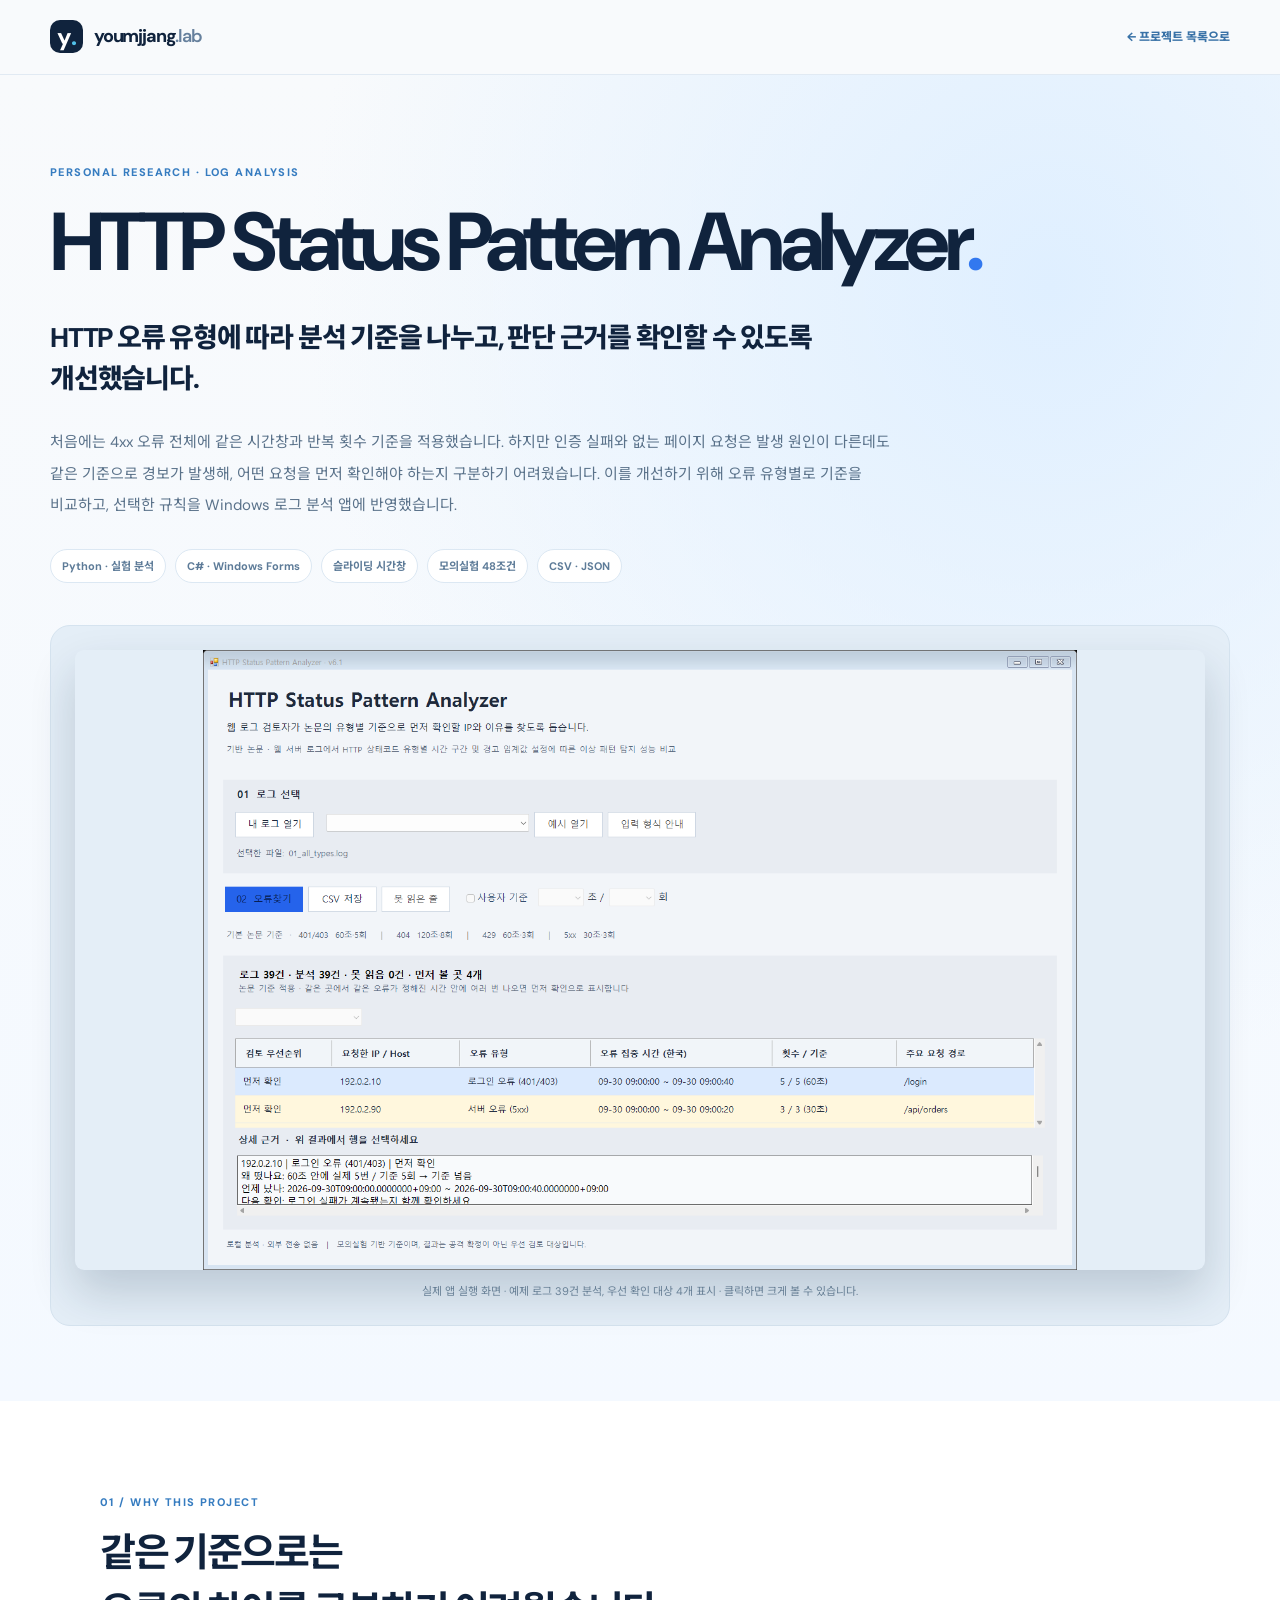
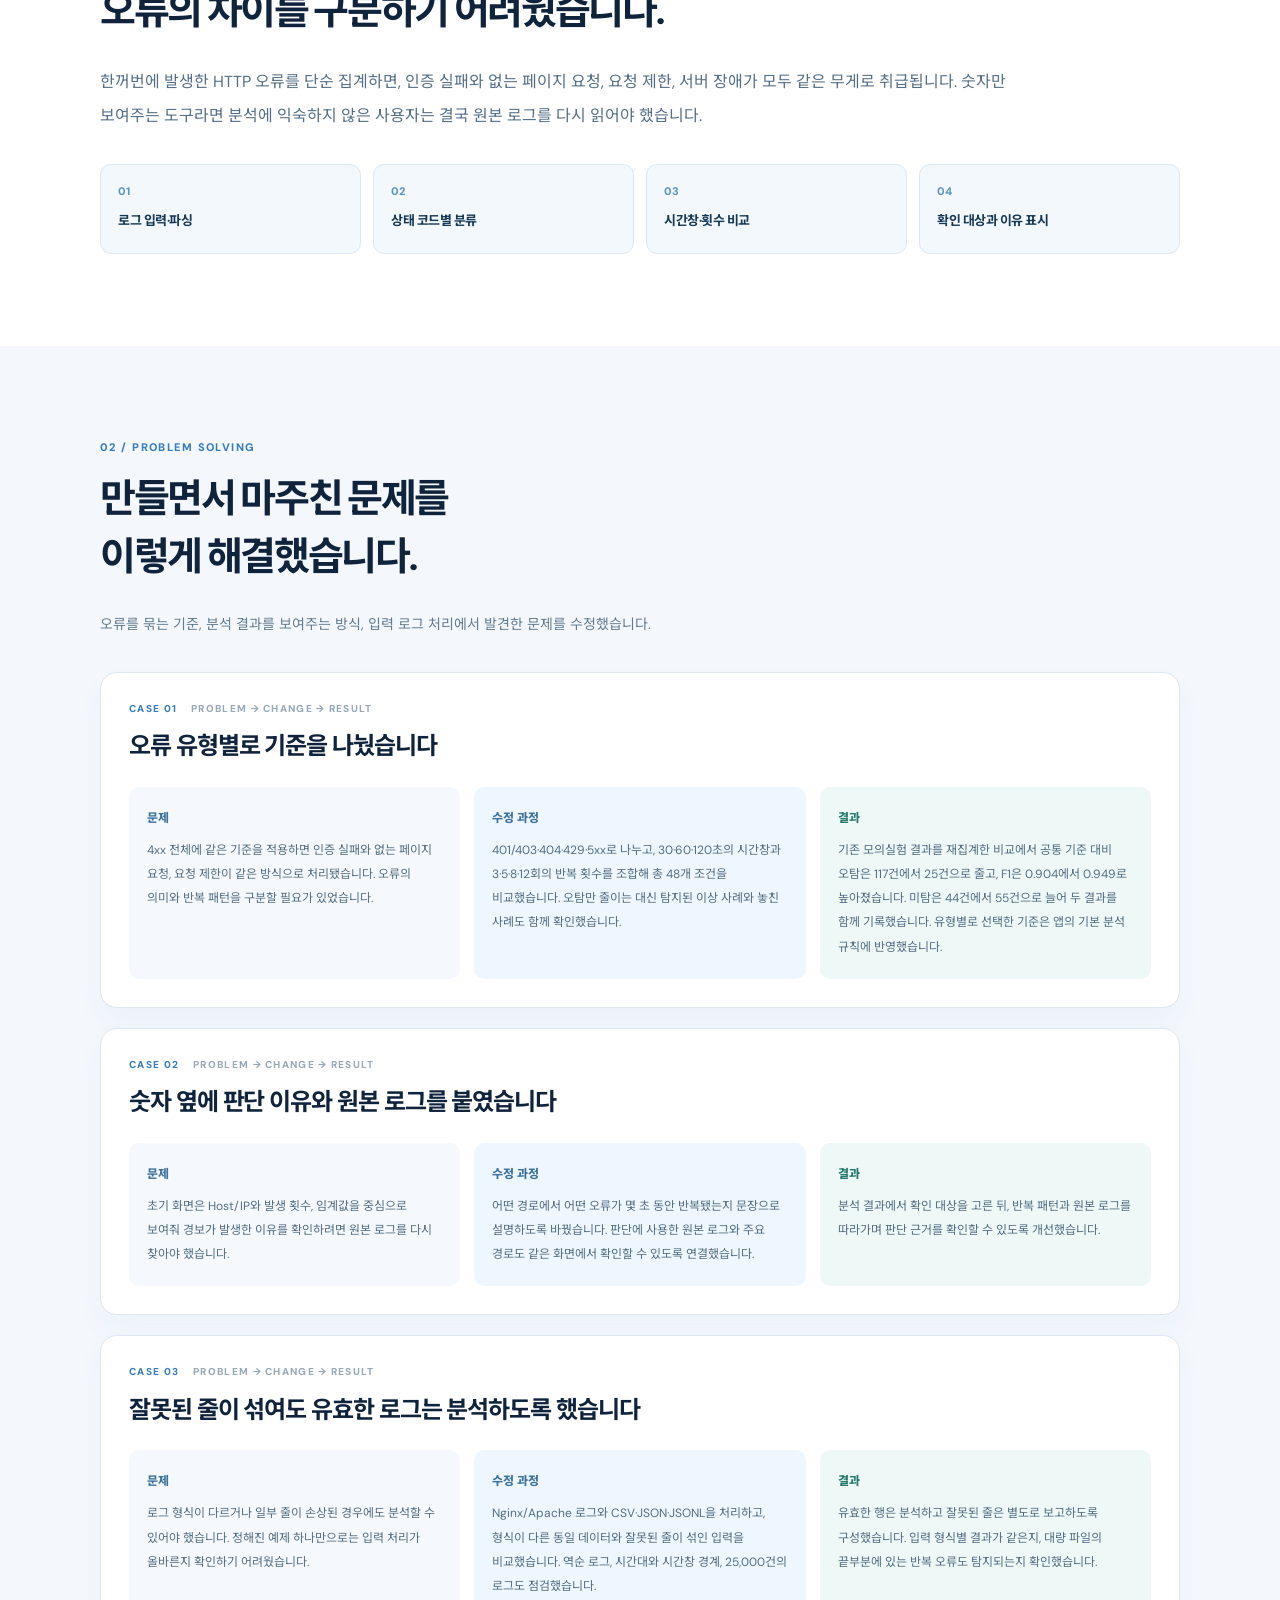
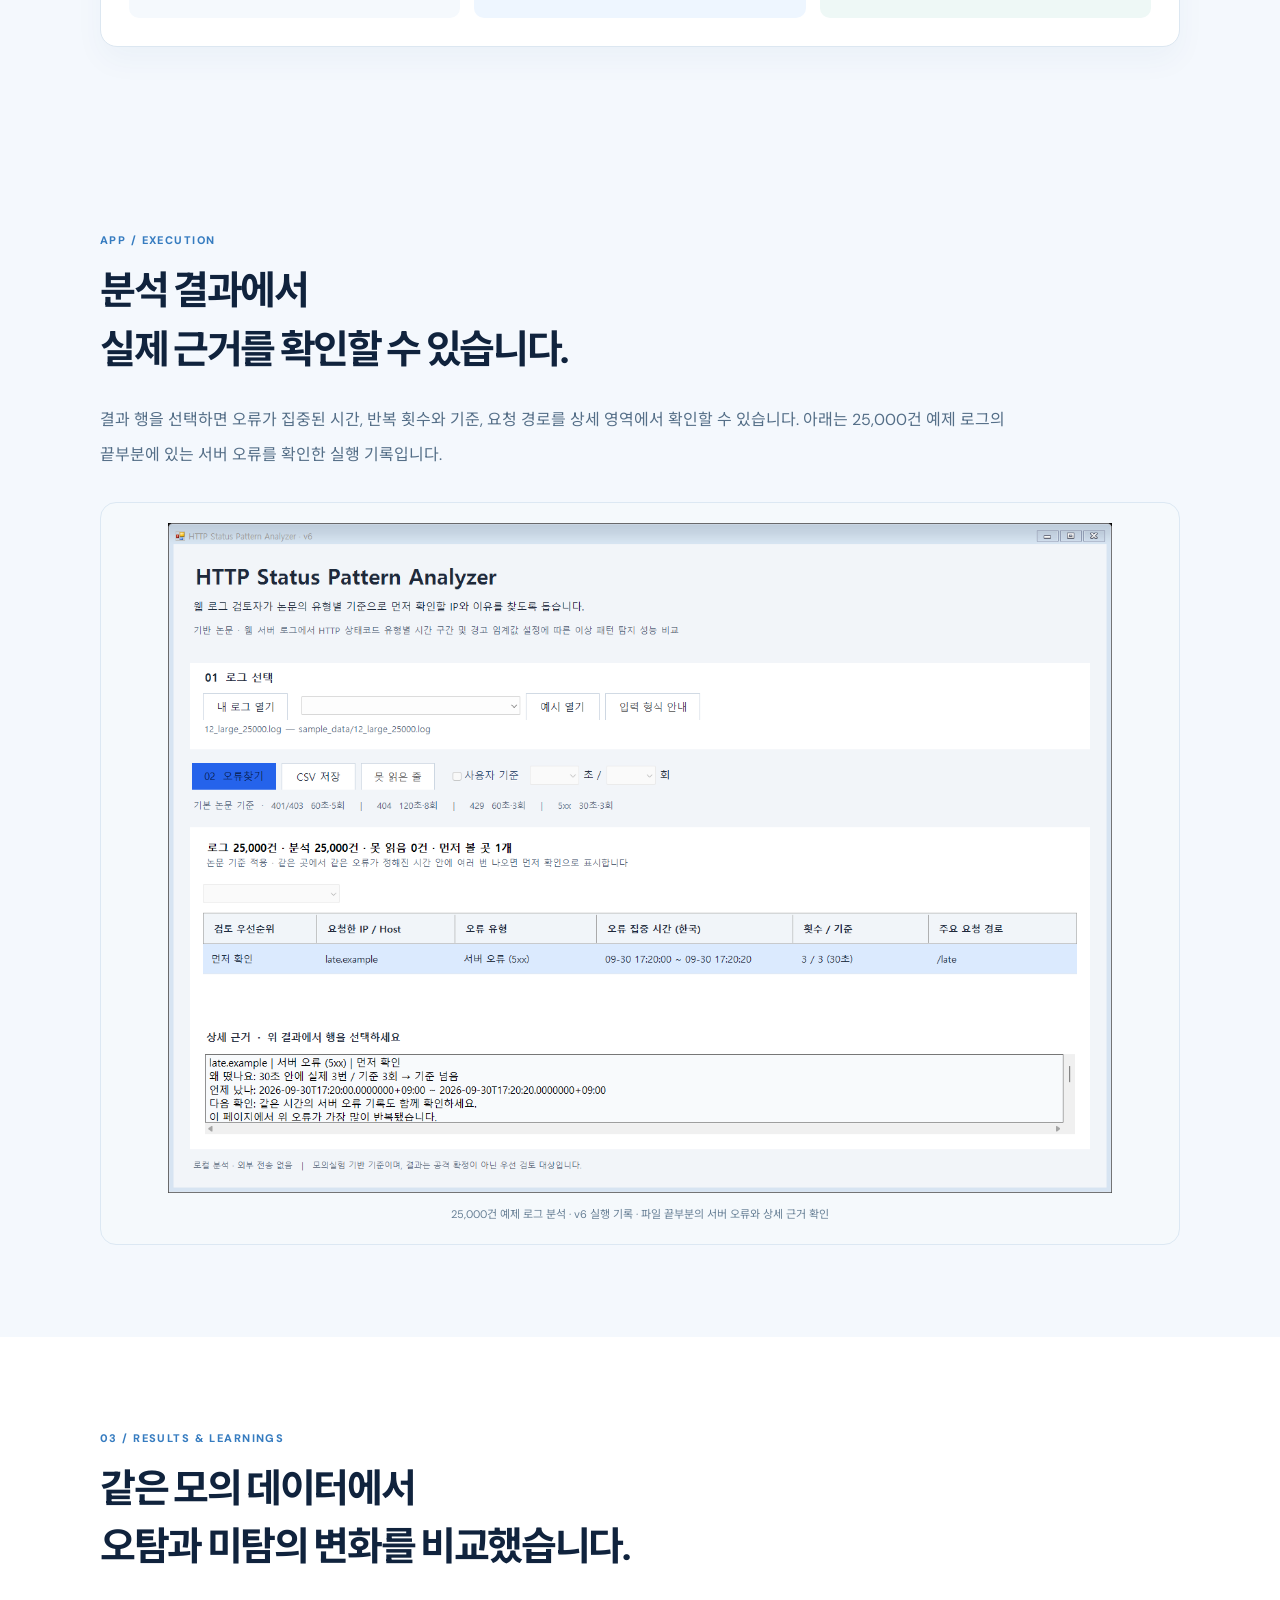
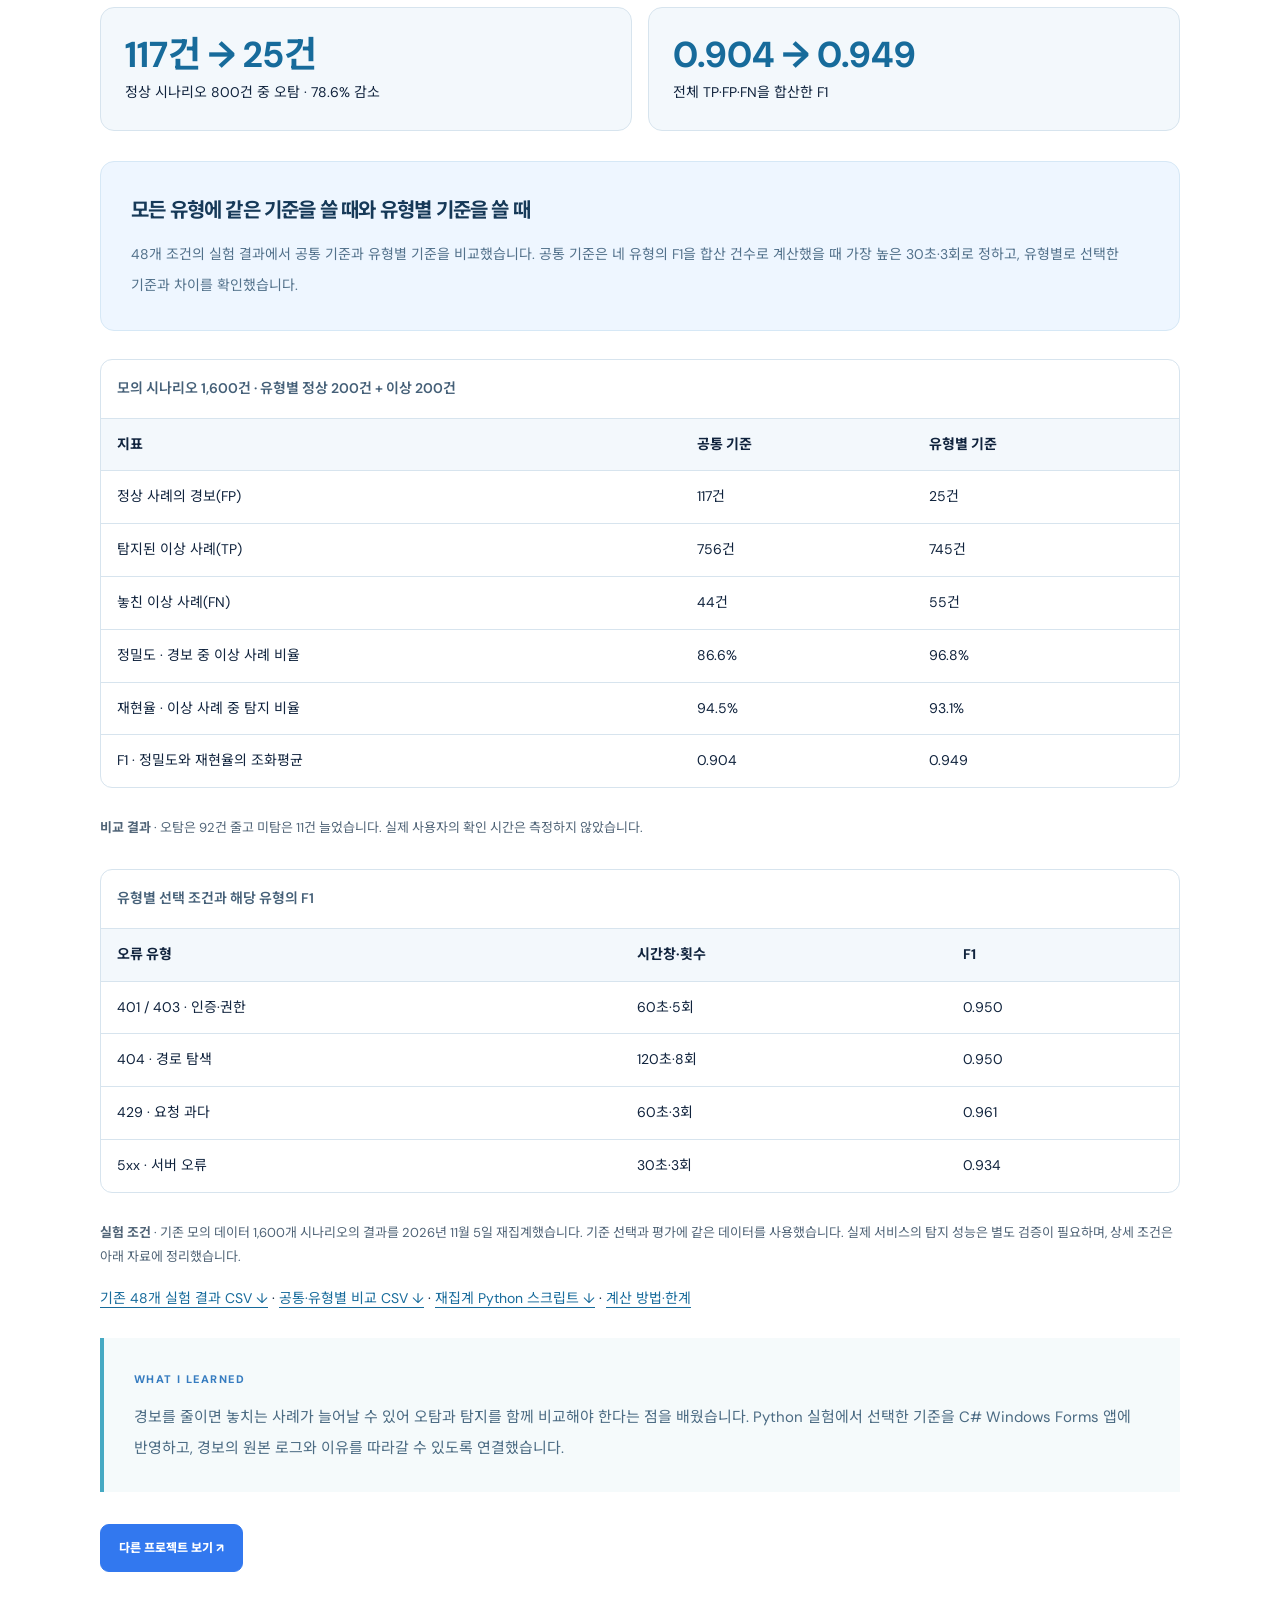
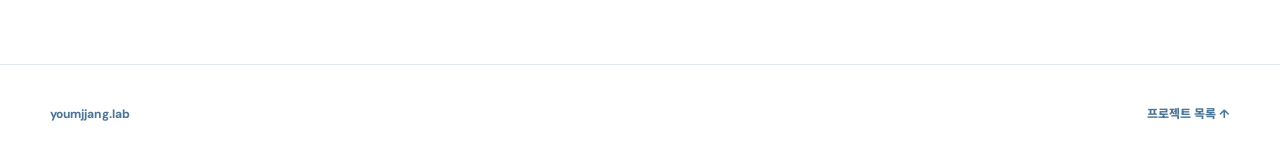
<file: http-status-pattern-analyzer.html>
<!doctype html>
<html lang="ko"><head><meta charset="utf-8"><meta name="viewport" content="width=device-width,initial-scale=1"><meta name="theme-color" content="#f8fafc">
<meta name="description" content="HTTP Status Pattern Analyzer 프로젝트에서 고민한 문제, 구현과 개선 과정, 결과를 소개합니다.">
<title>HTTP Status Pattern Analyzer | 문제 해결 과정 — youmjjang.lab</title>
<link rel="preconnect" href="https://fonts.googleapis.com"><link rel="preconnect" href="https://fonts.gstatic.com" crossorigin>
<link href="https://fonts.googleapis.com/css2?family=DM+Sans:wght@400;500;600;700;800&family=Noto+Sans+KR:wght@400;500;600;700;800&display=swap" rel="stylesheet">
<link rel="stylesheet" href="./styles.css"><link rel="stylesheet" href="./project-detail.css"><link rel="stylesheet" href="./gigang-evidence.css"></head>
<body>
<a class="skip" href="#story-main">본문으로 건너뛰기</a>
<header class="story-header"><div class="wrap story-header-inner"><a class="brand" href="./index.html"><span class="brand-icon">y<span>.</span></span>youmjjang<span class="brand-light">.lab</span></a><a class="story-back" href="./index.html#projects">← 프로젝트 목록으로</a></div></header>
<main id="story-main"><section class="story-hero"><div class="wrap">
<div class="story-eyebrow">PERSONAL RESEARCH · LOG ANALYSIS</div><h1>HTTP Status Pattern Analyzer<span>.</span></h1>
<p class="story-subtitle">HTTP 오류 유형에 따라 분석 기준을 나누고, 판단 근거를 확인할 수 있도록 개선했습니다.</p><p class="story-intro">처음에는 4xx 오류 전체에 같은 시간창과 반복 횟수 기준을 적용했습니다. 하지만 인증 실패와 없는 페이지 요청은 발생 원인이 다른데도 같은 기준으로 경보가 발생해, 어떤 요청을 먼저 확인해야 하는지 구분하기 어려웠습니다. 이를 개선하기 위해 오류 유형별로 기준을 비교하고, 선택한 규칙을 Windows 로그 분석 앱에 반영했습니다.</p>
<div class="story-tags"><span>Python · 실험 분석</span><span>C# · Windows Forms</span><span>슬라이딩 시간창</span><span>모의실험 48조건</span><span>CSV · JSON</span></div>
<figure class="story-hero-figure http-app-shot"><a href="./assets/http-analyzer-app.png" target="_blank" rel="noopener"><img src="./assets/http-analyzer-app.png" alt="HTTP Status Pattern Analyzer v6.1 실제 실행 화면. 예제 로그 39건을 분석하고 오류 유형별 확인 대상과 상세 근거를 표시합니다." loading="eager" width="1380" height="980"></a><figcaption>실제 앱 실행 화면 · 예제 로그 39건 분석, 우선 확인 대상 4개 표시 · 클릭하면 크게 볼 수 있습니다.</figcaption></figure>
</div></section>
<section class="story-section"><div class="wrap story-width"><div class="story-label">01 / WHY THIS PROJECT</div>
<h2>같은 기준으로는<br>오류의 차이를 구분하기 어려웠습니다.</h2>
<p class="story-lead">한꺼번에 발생한 HTTP 오류를 단순 집계하면, 인증 실패와 없는 페이지 요청, 요청 제한, 서버 장애가 모두 같은 무게로 취급됩니다. 숫자만 보여주는 도구라면 분석에 익숙하지 않은 사용자는 결국 원본 로그를 다시 읽어야 했습니다.</p>
<div class="story-flow"><div><small>01</small><b>로그 입력·파싱</b></div><div><small>02</small><b>상태 코드별 분류</b></div><div><small>03</small><b>시간창·횟수 비교</b></div><div><small>04</small><b>확인 대상과 이유 표시</b></div></div></div></section>
<section class="story-section story-section-alt"><div class="wrap story-width"><div class="story-label">02 / PROBLEM SOLVING</div>
<h2>만들면서 마주친 문제를<br>이렇게 해결했습니다.</h2>
<p class="story-section-intro">오류를 묶는 기준, 분석 결과를 보여주는 방식, 입력 로그 처리에서 발견한 문제를 수정했습니다.</p>
<div class="story-cases"><article class="story-case"><div class="story-case-number">CASE 01 <span>PROBLEM → CHANGE → RESULT</span></div><h3>오류 유형별로 기준을 나눴습니다</h3><div class="story-case-steps"><div><span>문제</span><p>4xx 전체에 같은 기준을 적용하면 인증 실패와 없는 페이지 요청, 요청 제한이 같은 방식으로 처리됐습니다. 오류의 의미와 반복 패턴을 구분할 필요가 있었습니다.</p></div><div><span>수정 과정</span><p>401/403·404·429·5xx로 나누고, 30·60·120초의 시간창과 3·5·8·12회의 반복 횟수를 조합해 총 48개 조건을 비교했습니다. 오탐만 줄이는 대신 탐지된 이상 사례와 놓친 사례도 함께 확인했습니다.</p></div><div><span>결과</span><p>기존 모의실험 결과를 재집계한 비교에서 공통 기준 대비 오탐은 117건에서 25건으로 줄고, F1은 0.904에서 0.949로 높아졌습니다. 미탐은 44건에서 55건으로 늘어 두 결과를 함께 기록했습니다. 유형별로 선택한 기준은 앱의 기본 분석 규칙에 반영했습니다.</p></div></div></article>
<article class="story-case"><div class="story-case-number">CASE 02 <span>PROBLEM → CHANGE → RESULT</span></div><h3>숫자 옆에 판단 이유와 원본 로그를 붙였습니다</h3><div class="story-case-steps"><div><span>문제</span><p>초기 화면은 Host/IP와 발생 횟수, 임계값을 중심으로 보여줘 경보가 발생한 이유를 확인하려면 원본 로그를 다시 찾아야 했습니다.</p></div><div><span>수정 과정</span><p>어떤 경로에서 어떤 오류가 몇 초 동안 반복됐는지 문장으로 설명하도록 바꿨습니다. 판단에 사용한 원본 로그와 주요 경로도 같은 화면에서 확인할 수 있도록 연결했습니다.</p></div><div><span>결과</span><p>분석 결과에서 확인 대상을 고른 뒤, 반복 패턴과 원본 로그를 따라가며 판단 근거를 확인할 수 있도록 개선했습니다.</p></div></div></article>
<article class="story-case"><div class="story-case-number">CASE 03 <span>PROBLEM → CHANGE → RESULT</span></div><h3>잘못된 줄이 섞여도 유효한 로그는 분석하도록 했습니다</h3><div class="story-case-steps"><div><span>문제</span><p>로그 형식이 다르거나 일부 줄이 손상된 경우에도 분석할 수 있어야 했습니다. 정해진 예제 하나만으로는 입력 처리가 올바른지 확인하기 어려웠습니다.</p></div><div><span>수정 과정</span><p>Nginx/Apache 로그와 CSV·JSON·JSONL을 처리하고, 형식이 다른 동일 데이터와 잘못된 줄이 섞인 입력을 비교했습니다. 역순 로그, 시간대와 시간창 경계, 25,000건의 로그도 점검했습니다.</p></div><div><span>결과</span><p>유효한 행은 분석하고 잘못된 줄은 별도로 보고하도록 구성했습니다. 입력 형식별 결과가 같은지, 대량 파일의 끝부분에 있는 반복 오류도 탐지되는지 확인했습니다.</p></div></div></article></div></div></section>
<section class="story-section story-section-alt"><div class="wrap story-width"><div class="story-label">APP / EXECUTION</div><h2>분석 결과에서<br>실제 근거를 확인할 수 있습니다.</h2><p class="story-lead">결과 행을 선택하면 오류가 집중된 시간, 반복 횟수와 기준, 요청 경로를 상세 영역에서 확인할 수 있습니다. 아래는 25,000건 예제 로그의 끝부분에 있는 서버 오류를 확인한 실행 기록입니다.</p><figure class="story-secondary http-app-shot"><a href="./assets/http-analyzer-large-log.png" target="_blank" rel="noopener"><img src="./assets/http-analyzer-large-log.png" alt="HTTP 분석 앱 v6에서 25,000건을 읽고 late.example의 서버 오류 3회를 탐지한 실제 실행 화면" loading="lazy" width="1380" height="980"></a><figcaption>25,000건 예제 로그 분석 · v6 실행 기록 · 파일 끝부분의 서버 오류와 상세 근거 확인</figcaption></figure></div></section>
<section class="story-section"><div class="wrap story-width"><div class="story-label">03 / RESULTS & LEARNINGS</div>
<h2>같은 모의 데이터에서<br>오탐과 미탐의 변화를 비교했습니다.</h2>
<div class="gigang-metrics"><div><strong>117건 → 25건</strong><span>정상 시나리오 800건 중 오탐 · 78.6% 감소</span></div><div><strong>0.904 → 0.949</strong><span>전체 TP·FP·FN을 합산한 F1</span></div></div>
<div class="story-result"><h3>모든 유형에 같은 기준을 쓸 때와 유형별 기준을 쓸 때</h3><p>48개 조건의 실험 결과에서 공통 기준과 유형별 기준을 비교했습니다. 공통 기준은 네 유형의 F1을 합산 건수로 계산했을 때 가장 높은 30초·3회로 정하고, 유형별로 선택한 기준과 차이를 확인했습니다.</p></div>
<div class="gigang-table-wrap" role="region" aria-label="HTTP 공통 기준과 유형별 기준 비교" tabindex="0"><table class="gigang-table"><caption>모의 시나리오 1,600건 · 유형별 정상 200건 + 이상 200건</caption><thead><tr><th scope="col">지표</th><th scope="col">공통 기준</th><th scope="col">유형별 기준</th></tr></thead><tbody><tr><td>정상 사례의 경보(FP)</td><td>117건</td><td>25건</td></tr><tr><td>탐지된 이상 사례(TP)</td><td>756건</td><td>745건</td></tr><tr><td>놓친 이상 사례(FN)</td><td>44건</td><td>55건</td></tr><tr><td>정밀도 · 경보 중 이상 사례 비율</td><td>86.6%</td><td>96.8%</td></tr><tr><td>재현율 · 이상 사례 중 탐지 비율</td><td>94.5%</td><td>93.1%</td></tr><tr><td>F1 · 정밀도와 재현율의 조화평균</td><td>0.904</td><td>0.949</td></tr></tbody></table></div>
<p class="gigang-note"><strong>비교 결과</strong> · 오탐은 92건 줄고 미탐은 11건 늘었습니다. 실제 사용자의 확인 시간은 측정하지 않았습니다.</p>
<div class="gigang-table-wrap" role="region" aria-label="유형별 선택 기준" tabindex="0"><table class="gigang-table"><caption>유형별 선택 조건과 해당 유형의 F1</caption><thead><tr><th scope="col">오류 유형</th><th scope="col">시간창·횟수</th><th scope="col">F1</th></tr></thead><tbody><tr><td>401 / 403 · 인증·권한</td><td>60초·5회</td><td>0.950</td></tr><tr><td>404 · 경로 탐색</td><td>120초·8회</td><td>0.950</td></tr><tr><td>429 · 요청 과다</td><td>60초·3회</td><td>0.961</td></tr><tr><td>5xx · 서버 오류</td><td>30초·3회</td><td>0.934</td></tr></tbody></table></div>
<p class="gigang-note"><strong>실험 조건</strong> · 기존 모의 데이터 1,600개 시나리오의 결과를 2026년 11월 5일 재집계했습니다. 기준 선택과 평가에 같은 데이터를 사용했습니다. 실제 서비스의 탐지 성능은 별도 검증이 필요하며, 상세 조건은 아래 자료에 정리했습니다.</p>
<p class="gigang-links"><a href="./evidence/http/original_48.csv" download>기존 48개 실험 결과 CSV ↓</a> · <a href="./evidence/http/comparison.csv" download>공통·유형별 비교 CSV ↓</a> · <a href="./evidence/http/http_compare.py" download>재집계 Python 스크립트 ↓</a> · <a href="./evidence/http/README.md">계산 방법·한계</a></p>
<div class="story-reflection"><span>WHAT I LEARNED</span><p>경보를 줄이면 놓치는 사례가 늘어날 수 있어 오탐과 탐지를 함께 비교해야 한다는 점을 배웠습니다. Python 실험에서 선택한 기준을 C# Windows Forms 앱에 반영하고, 경보의 원본 로그와 이유를 따라갈 수 있도록 연결했습니다.</p></div>
<div class="story-cta"><a class="story-button story-button-primary" href="./index.html#projects">다른 프로젝트 보기 ↗</a></div>
</div></section>
</main><footer class="story-footer"><div class="wrap"><a href="./index.html">youmjjang.lab</a><a href="./index.html#projects">프로젝트 목록 ↑</a></div></footer>
</body></html>
</file>
<file: styles.css>
:root{--ink:#10233d;--muted:#607087;--blue:#3278ef;--blue-deep:#1d5ec9;--line:#dfe6ef;--paper:#fff;--bg:#f8fafc;--soft:#edf3fb;--accent:#12bea9}
*{box-sizing:border-box}
html{scroll-behavior:smooth;scroll-padding-top:92px}
body{margin:0;background:var(--bg);color:var(--ink);font:400 15px/1.85 'DM Sans','Noto Sans KR',sans-serif;-webkit-font-smoothing:antialiased}
a{color:inherit;text-decoration:none}button{font:inherit}button:focus-visible,a:focus-visible{outline:3px solid #2b8afd;outline-offset:4px}::selection{background:#b8d8fc;color:#112a46}
.wrap{width:min(1180px,calc(100% - 72px));margin:0 auto}.skip{position:absolute;top:-80px;left:20px;background:white;z-index:999;padding:12px}.skip:focus{top:16px}
.site-header{position:sticky;top:0;z-index:50;background:rgba(248,250,252,.88);border-bottom:1px solid rgba(207,218,234,.68);backdrop-filter:blur(16px);-webkit-backdrop-filter:blur(16px)}
.header-inner{height:78px;display:flex;align-items:center;justify-content:space-between;gap:28px}
.brand{display:flex;align-items:center;font-family:'DM Sans',sans-serif;font-size:18px;font-weight:800;letter-spacing:-.065em;white-space:nowrap}
.brand-icon{display:inline-flex;width:33px;height:33px;border-radius:10px;background:var(--ink);color:white;align-items:center;justify-content:center;letter-spacing:-.06em;font-size:24px;margin-right:11px;line-height:1}
.brand-icon span,.period{color:#52c1e9}.brand-light{font-weight:600;color:#66809d}
.nav{display:flex;align-items:center;gap:35px;font:700 12px/1 'DM Sans',sans-serif;letter-spacing:.02em}
.nav a{color:#50637a;transition:color .2s}.nav a:hover,.nav a.is-current{color:var(--blue)}
.head-end{display:flex;align-items:center;gap:12px}.github-link{font:800 12px/1 'DM Sans',sans-serif;border:1px solid #cadaed;padding:13px 18px;border-radius:40px;transition:background .2s,color .2s}.github-link:hover{background:var(--ink);color:#fff}
.menu{display:none;cursor:pointer;background:none;border:0;padding:11px}.menu span{display:block;width:22px;height:2px;background:var(--ink);margin:5px 0}
.hero{padding:98px 0 0;background:radial-gradient(ellipse 55% 60% at 88% 24%,#e7f3ff 0%,transparent 76%),linear-gradient(#f8fafc,#f7fafd)}
.hero-grid{display:grid;grid-template-columns:1.11fr .89fr;align-items:center;gap:58px;padding-bottom:95px}
.hero-text{padding:15px 0}.eyebrow,.kicker,.microline,.side-caption,.project-meta,.skills-title,.step-bottom,.project-actions,.work-footnote,.screen-mark,.cover-no{font-family:'DM Sans',sans-serif;letter-spacing:.09em}
.eyebrow{display:flex;align-items:center;gap:10px;font-size:10px;font-weight:800;color:#6e8094}
.live-dot{width:7px;height:7px;border-radius:50%;background:var(--accent);box-shadow:0 0 0 4px rgba(18,190,169,.12)}.eyebrow .bar{display:inline-block;width:18px;height:1px;background:#b7c4d2}
.hero h1{font-family:'Noto Sans KR',sans-serif;font-size:clamp(36px,4.2vw,61px);letter-spacing:-.067em;line-height:1.42;font-weight:800;margin:28px 0 26px;word-break:keep-all}
.ink-blue{color:var(--blue)}.hero-desc{font-size:14px;line-height:2.13;color:#607187;word-break:keep-all}.hero-desc strong{color:#203c60}
.hero-buttons{display:flex;gap:12px;flex-wrap:wrap;margin-top:39px}
.btn{display:inline-flex;align-items:center;justify-content:space-between;gap:27px;min-height:52px;padding:13px 22px;border-radius:10px;font-size:12px;font-weight:800;transition:transform .2s,background .2s,box-shadow .2s}
.btn:hover{transform:translateY(-3px)}.btn-blue{color:#fff;background:var(--blue);box-shadow:0 9px 22px #3278ef26}.btn-blue:hover{background:var(--blue-deep);box-shadow:0 12px 30px #3278ef40}
.btn-outline{background:#fff;border:1px solid #d9e3f0;color:#30445e}.btn-outline:hover{background:#edf4ff}
.microline{display:flex;align-items:center;gap:16px;color:#93a3b7;font-size:10px;font-weight:700;margin-top:77px}.microline .line{width:37px;height:1px;background:#a9bbcf}
.hero-art{min-height:570px;position:relative;overflow:hidden;isolation:isolate;border:1px solid #d4e2f1;box-shadow:0 32px 70px rgba(46,94,152,.11),0 5px 15px rgba(64,102,147,.03);border-radius:25px;background:linear-gradient(155deg,rgba(252,254,255,.96),rgba(230,242,255,.95));padding:25px 30px 22px}
.hero-art:after{content:'';position:absolute;inset:0;z-index:-2;background-image:linear-gradient(rgba(91,148,199,.06) 1px,transparent 1px),linear-gradient(90deg,rgba(91,148,199,.06) 1px,transparent 1px);background-size:28px 28px}
.glow{position:absolute;z-index:-1;border-radius:50%;filter:blur(12px)}.glow.one{height:280px;width:280px;background:#a9dcff55;right:-100px;top:40px}.glow.two{height:220px;width:220px;background:#d8fbf379;left:-105px;bottom:-90px}
.art-head,.art-footer{display:flex;justify-content:space-between;align-items:center;font:800 10px/1 'DM Sans',sans-serif;letter-spacing:.07em;color:#8194a9}
.traffic{display:flex;gap:5px}.traffic i{width:7px;height:7px;background:#a4b7cb;border-radius:50%}.traffic i:first-child{background:#64a9e9}
.art-title{margin:39px 0 21px}.art-title>span{display:block;color:#4180cc;font:800 9px/1 'DM Sans',sans-serif;letter-spacing:.18em;margin-bottom:10px}
.art-title strong{display:block;font:800 clamp(30px,3vw,42px)/1.14 'DM Sans',sans-serif;letter-spacing:-.06em}.art-title em{font-style:normal;color:var(--blue)}.art-title p{color:#7b8da1;font-size:12px;margin:10px 0 0}
.pipeline{display:flex;flex-direction:column;gap:8px}
.pipe-row{display:flex;align-items:center;gap:16px;min-height:66px;padding:10px 17px;border:1px solid rgba(193,213,231,.82);background:rgba(255,255,255,.86);border-radius:12px;box-shadow:0 8px 16px rgba(90,141,185,.035)}
.pipe-num{display:flex;width:35px;height:35px;flex:0 0 35px;align-items:center;justify-content:center;border:1px solid #dce9f4;background:#f1f7fd;border-radius:9px;color:#3983c3;font:800 12px/1 'DM Sans',sans-serif}
.pipe-row>div{display:flex;flex-direction:column;flex:1;line-height:1.25;gap:3px}.pipe-row small{font:800 8px/1 'DM Sans',sans-serif;color:#7f9ab4;letter-spacing:.12em}
.pipe-row b{font:800 15px/1.1 'DM Sans',sans-serif;letter-spacing:-.01em}.pipe-row div>span{font:500 9px/1.2 'DM Sans',sans-serif;color:#96a3b3}
.pipe-tail{font-size:17px;color:#aac2d7}.pipe-done{border-color:#a8dcdb;background:#ebfbf8}.pipe-done .pipe-num{background:#d9f6f1;border-color:#b8ebe2;color:#109e91}.pipe-done .pipe-tail{color:#079c87}
.art-footer{padding-top:25px;font-size:9px}.art-footer span{color:#52a6d2}
.scroll-hint{height:52px;border-top:1px solid #dbe6f1;display:flex;justify-content:space-between;align-items:center;color:#94a5b8;font:800 10px/1 'DM Sans',sans-serif;letter-spacing:.14em}.scroll-hint span:last-child{font-size:23px;font-weight:400}
.section{padding:130px 0}.about{background:#fff}.intro-layout{display:grid;grid-template-columns:190px minmax(0,1fr);gap:60px}
.side-caption{color:#8798aa;font:800 11px/1 'DM Sans',sans-serif;white-space:nowrap;padding-top:7px}.side-caption span{width:42px;height:1px;background:#c6d4e3;display:inline-block;vertical-align:middle;margin-left:12px}
.kicker{margin:0 0 22px;color:var(--blue);font:800 11px/1.4 'DM Sans',sans-serif;letter-spacing:.16em}
.h2{font-size:clamp(29px,3vw,43px);line-height:1.5;letter-spacing:-.065em;font-weight:800;margin:0;word-break:keep-all}.h2 span{color:#7b8ba1}
.lead{max-width:740px;color:#5e7085;font-size:15px;line-height:2.15;margin:28px 0 48px;word-break:keep-all}
.values{display:grid;grid-template-columns:repeat(3,1fr);gap:20px}.values>div{border-top:1px solid #cbd7e6;padding-top:19px}.values span{font:800 11px/1 'DM Sans',sans-serif;color:#4886db}.values h3{margin:17px 0 8px;font-size:18px;letter-spacing:-.04em}.values p{color:#8090a1;font-size:12px;line-height:1.8;word-break:keep-all;margin:0}
.skills{display:grid;grid-template-columns:180px 1fr;align-items:start;gap:10px;margin-top:58px;padding-top:28px;border-top:1px solid #edf0f5}.skills-title{color:#8292a5;font:800 10px/1.4 'DM Sans',sans-serif}
.skills>div{display:flex;flex-wrap:wrap;gap:8px}.skills>div span,.tags span{background:#f4f7fb;border:1px solid #e0e8f1;border-radius:6px;color:#59708a;padding:5px 11px;font:700 11px/1.5 'DM Sans','Noto Sans KR',sans-serif}
.work{background:#f5f8fc}.section-head{display:flex;justify-content:space-between;align-items:end;gap:20px;margin-bottom:34px}.section-head>p{color:#8897aa;font-size:12px;line-height:1.9;text-align:right;margin:0 0 9px}
.filters{display:flex;align-items:center;gap:8px;flex-wrap:wrap;margin-bottom:27px}
.filter{border:1px solid #d7e1ed;background:transparent;color:#657790;font:800 11px/1 'DM Sans',sans-serif;padding:12px 15px;border-radius:25px;cursor:pointer;transition:background .15s,border .15s,color .15s}.filter span{opacity:.5;margin-left:5px}.filter:hover{background:#e8f1fd}.filter.selected{color:white;background:#1d3a5a;border-color:#1d3a5a}
.project-grid{display:grid;grid-template-columns:repeat(2,minmax(0,1fr));gap:24px}
.project{background:white;border:1px solid #e3eaf3;border-radius:17px;overflow:hidden;display:flex;flex-direction:column;box-shadow:0 8px 24px rgba(30,70,120,.022);transition:box-shadow .25s,transform .25s}
.project:hover{transform:translateY(-5px);box-shadow:0 18px 34px rgba(35,78,130,.1)}.project[hidden]{display:none!important}
.project.feature{grid-column:1/-1;display:grid;grid-template-columns:1.01fr .99fr;min-height:440px}
.cover{position:relative;min-height:280px;overflow:hidden}.feature .cover{min-height:440px}
.photo-cover{display:flex;align-items:center;justify-content:center;padding:35px}
.photo-cover img{display:block;width:100%;height:100%;max-height:380px;object-fit:contain;filter:drop-shadow(0 15px 24px rgba(21,52,92,.13));transition:transform .4s}
.project:hover img{transform:scale(1.028)}
.blue-cover{background:linear-gradient(140deg,#ddefff,#eaf4ff 49%,#d4e9f7)}.dark-cover{background:linear-gradient(145deg,#dfeaf7,#ebf0f8)}
.mint-cover{background:linear-gradient(140deg,#dff5ed,#eff9f6)}.sky-cover{background:linear-gradient(140deg,#e1e9fd,#edf5ff)}
.screen-mark,.cover-no{position:absolute;left:24px;bottom:20px;font:800 9px/1 'DM Sans',sans-serif;letter-spacing:.13em;color:#647f9d;background:rgba(255,255,255,.83);padding:9px 10px;border-radius:5px}
.project-info{padding:33px 35px 27px;display:flex;flex-direction:column;min-width:0}.feature .project-info{padding:48px 44px 34px}
.project-meta{display:flex;justify-content:space-between;gap:12px;color:#7990a8;font:800 9px/1.2 'DM Sans',sans-serif;letter-spacing:.11em}.project-meta span:last-child{color:#3d87c8;text-align:right}
.project h3{font-size:27px;line-height:1.3;letter-spacing:-.055em;margin:20px 0 8px}.project h3 small{font-size:15px;color:#8191a6;margin-left:9px;font-weight:600}
.project-tagline{font-size:13px;font-weight:700;color:#2c587e;margin:0 0 17px;letter-spacing:-.02em;word-break:keep-all}
.project-desc{font-size:12px;line-height:2.05;color:#718197;margin:0 0 21px;word-break:keep-all}
.problem{border-left:3px solid #5a9eec;background:#f3f8ff;padding:15px 18px;margin:0 0 22px}.problem>span{display:block;color:#5185bf;font:800 9px/1 'DM Sans',sans-serif;letter-spacing:.1em;margin-bottom:8px}.problem p{font-size:12px;line-height:1.7;margin:0;color:#4b6c8d;word-break:keep-all}
.tags{display:flex;flex-wrap:wrap;gap:6px;margin-top:auto;margin-bottom:21px}.tags span{background:#f8fafd;border-color:#e5edf5;padding:5px 9px;font-size:10px}
.project-actions{display:flex;align-items:center;gap:20px;flex-wrap:wrap;padding-top:19px;border-top:1px solid #e8edf3;font-size:11px;font-weight:800;letter-spacing:0}.project-actions a{color:#286cc1}.project-actions a:hover{text-decoration:underline;text-underline-offset:4px}.status-text{font-size:10px;color:#93a0ae;letter-spacing:0;font-weight:500}
.analyzer{background:linear-gradient(135deg,#193959,#103355 60%,#1e5276);padding:40px 30px;display:flex;align-items:center;justify-content:center}
.analyzer:before{content:'';position:absolute;width:250px;height:250px;border:1px solid #74c7f033;border-radius:50%;right:-90px;top:-115px;box-shadow:0 0 0 50px #8dcdf308,0 0 0 90px #8dcdf308}
.fake-ui{position:relative;background:#fff;border:1px solid #ecf5ff;border-radius:12px;width:100%;max-width:540px;box-shadow:0 30px 40px #0a17284d;overflow:hidden;transform:rotate(-1.5deg)}
.fake-head{height:33px;background:#f6f9fc;border-bottom:1px solid #e7eef6;display:flex;align-items:center;justify-content:space-between;padding:0 15px;color:#71859b;font:700 8px/1 'DM Sans',sans-serif}
.fake-head>span:last-child{color:#119d8d}.fake-dots{color:#9bb0c7;letter-spacing:2px}
.fake-content{display:grid;grid-template-columns:112px 1fr;min-height:235px}.fake-sidebar{border-right:1px solid #e9eef5;background:#f9fbfd;padding:28px 12px;display:flex;flex-direction:column;gap:21px;color:#a3b1be;font:700 9px/1 'DM Sans',sans-serif}.fake-sidebar .active{color:#2f80d1}
.fake-main{padding:24px 25px}.fake-main>span{font:800 8px/1 'DM Sans',sans-serif;color:#60a0d0;letter-spacing:.15em}.fake-main h4{margin:10px 0 4px;font:800 18px/1.4 'Noto Sans KR',sans-serif;letter-spacing:-.06em}.fake-main small{font-size:9px;color:#97a7b6}
.f1-chart{display:flex;flex-direction:column;gap:12px;margin:24px 0 18px}.f1-chart>div{display:flex;align-items:center;gap:11px}.f1-chart em{font:700 9px/1 'DM Sans',sans-serif;color:#69809b;font-style:normal;width:46px}
.f1-chart div>span{display:block;position:relative;height:7px;background:#edf4fc;flex:1;border-radius:5px;overflow:hidden}.f1-chart i{height:100%;display:block;border-radius:5px;background:linear-gradient(90deg,#6cace9,#2d77d4)}
.f1-chart b{font:700 10px/1 'DM Sans',sans-serif;color:#3b5d82;width:32px;text-align:right}.fake-main .metric-note{font-size:8px;color:#9aa9b7}
.work-footnote{color:#91a0b1;margin:30px 0 0;font-size:10px;line-height:1.9;letter-spacing:0}
.process{background:#fff}.steps{display:grid;grid-template-columns:repeat(3,1fr);gap:20px;margin-top:48px}.step{min-height:270px;display:flex;flex-direction:column;background:#f8fafc;border:1px solid #e4ebf4;border-radius:13px;padding:28px}
.step-top{display:flex;justify-content:space-between;align-items:start}.step-top span{color:#4a88d3;font:800 12px/1 'DM Sans',sans-serif}.step-top b{font-size:28px;font-weight:400;color:#89b7e9}
.step h3{margin:31px 0 9px;font-size:19px;letter-spacing:-.045em}.step p{color:#7b8b9e;font-size:12px;line-height:2;margin:0 0 25px;word-break:keep-all}
.step-bottom{margin-top:auto;border-top:1px solid #e5ebf2;padding-top:15px;color:#a2b1c0;font:800 9px/1 'DM Sans',sans-serif;letter-spacing:.14em}
.contact{padding:0 0 115px;background:#fff}.contact-inner{overflow:hidden;position:relative;display:flex;justify-content:space-between;align-items:center;border-radius:20px;padding:65px 80px;background:linear-gradient(120deg,#16314f,#24496b 70%,#28618e);color:white}
.contact .kicker{color:#83d0f3}.contact h2{font-size:clamp(29px,3.6vw,48px);line-height:1.4;letter-spacing:-.07em;margin:0 0 15px}.contact h2 span{color:#7cc8eb}
.contact-inner p:not(.kicker){font-size:13px;color:#b1c6d9;margin:0 0 28px}.contact-buttons{display:flex;gap:23px;align-items:center;flex-wrap:wrap}
.btn-white{background:#fff;color:#173759;gap:35px}.btn-white:hover{background:#e5f4ff}.contact-git{font-size:12px;color:#c4deef;font-weight:700}.contact-git:hover{text-decoration:underline}
.huge-y{position:absolute;right:42px;top:-128px;font:800 430px/1 'DM Sans',sans-serif;letter-spacing:-.09em;color:#ffffff10;user-select:none;pointer-events:none}.huge-y span{color:#67bfe827}
footer{background:#fff;border-top:1px solid #edf0f5}.footer-inner{min-height:95px;display:flex;align-items:center;justify-content:space-between;gap:20px}.footer-brand{font-size:18px}.footer-brand span{color:#8ba0b6}.footer-inner>span{font-size:11px;color:#a4b1c2}.footer-inner>a:last-child{font:800 11px/1 'DM Sans',sans-serif;color:#647b92}
@media(max-width:1020px){.hero-grid{gap:28px}.hero h1{font-size:clamp(34px,4.4vw,48px)}.hero-art{padding:22px 23px;min-height:550px}.intro-layout{grid-template-columns:140px 1fr;gap:30px}.feature .project-info{padding:31px}.fake-content{grid-template-columns:85px 1fr}.fake-sidebar{font-size:8px}.fake-main{padding:20px 15px}.contact-inner{padding:65px 55px}}
@media(max-width:760px){.wrap{width:min(100% - 34px,560px)}.site-header .header-inner{height:65px}.brand{font-size:16px}.brand-icon{width:29px;height:29px;font-size:21px}.nav{display:none;position:absolute;left:0;right:0;top:64px;background:#f9fbfe;border-bottom:1px solid var(--line);padding:24px max(17px,calc((100vw - 560px)/2));gap:0;box-shadow:0 14px 22px #183a5715}.nav.open{display:flex;flex-direction:column;align-items:stretch}.nav a{padding:12px 4px}.github-link{padding:11px 13px}.menu{display:block}
.hero{padding-top:52px}.hero-grid{display:flex;flex-direction:column;align-items:stretch;gap:40px;padding-bottom:55px}.hero-text{padding:0}.hero h1{font-size:clamp(34px,8vw,48px);margin:18px 0}.hero-desc{font-size:13px}.hero-desc br:last-child{display:none}.hero-buttons{margin-top:30px}.microline{margin-top:38px;font-size:9px}
.hero-art{max-width:550px;width:100%;align-self:center;min-height:0;padding:23px}.art-title{margin:27px 0 20px}.art-title strong{font-size:34px}.pipe-row{min-height:58px}
.section{padding:84px 0}.intro-layout{display:block}.side-caption{margin:0 0 28px}.h2{font-size:clamp(26px,6vw,37px)}.lead{font-size:13px;margin-bottom:30px}.values{gap:11px}.values h3{font-size:15px}.values p{font-size:11px}.skills{grid-template-columns:1fr;gap:16px;margin-top:42px}
.section-head{align-items:start;flex-direction:column;margin-bottom:28px}.section-head>p{text-align:left}
.project-grid{grid-template-columns:1fr;gap:18px}.project.feature{grid-column:auto;display:flex;min-height:0}.cover,.feature .cover{min-height:0;height:285px}.analyzer{padding:24px 15px}
.project-info,.feature .project-info{padding:27px 24px 25px}.project h3{font-size:23px;margin-top:16px}.photo-cover{padding:24px}.photo-cover img{max-height:250px}
.steps{grid-template-columns:1fr;gap:12px;margin-top:30px}.step{min-height:0;padding:24px}.step h3{margin-top:15px}
.contact{padding:0 0 65px}.contact-inner{padding:45px 30px}.contact h2{font-size:30px}.huge-y{right:-35px;font-size:280px;top:-80px}
.footer-inner{min-height:105px;flex-wrap:wrap;justify-content:space-between;padding:22px 0}.footer-inner>span{order:3;width:100%}}
@media(max-width:410px){.hero h1{font-size:32px}.eyebrow{font-size:9px}.btn{width:100%}.values{grid-template-columns:1fr}.values>div{padding-top:12px}.values h3{display:inline-block;margin:5px 12px}.values p{display:inline}.fake-content{grid-template-columns:72px 1fr}.fake-sidebar{padding:22px 6px;font-size:7px}.fake-main h4{font-size:15px}.fake-main{padding:16px 11px}.f1-chart{margin:17px 0 13px}.f1-chart>div{gap:5px}.f1-chart em{font-size:8px;width:39px}.filter{font-size:10px;padding:10px 12px}}
@media(prefers-reduced-motion:reduce){*,*:before,*:after{scroll-behavior:auto!important;transition:none!important;animation:none!important}}

/* 쉬엄쉬엄: 모바일 브라우저 UI를 잘라낸 실제 화면 두 장을 가로로 배치 */
.lunch-cover{
  height:280px;
  min-height:280px;
  padding:18px 20px;
  background:linear-gradient(135deg,#dff5ed,#eff9f6);
}
.lunch-shots{
  display:grid;
  grid-template-columns:repeat(2,minmax(0,1fr));
  gap:4px;
  width:min(100%,460px);
  height:238px;
  border-radius:11px;
  overflow:hidden;
  box-shadow:0 10px 24px rgba(24,83,76,.11);
  background:#fff;
}
.lunch-shot,
.lunch-shot-a,
.lunch-shot-b{
  position:relative;
  display:block;
  min-width:0;
  height:100%;
  margin:0;
  padding:0;
  border:0;
  border-radius:0;
  overflow:hidden;
  background:#f7faf8;
  box-shadow:none;
  transform:none;
  transition:none;
}
.lunch-cover .lunch-shot img{
  display:block;
  position:absolute;
  left:0;
  top:0;
  width:100%;
  height:auto;
  max-height:none;
  object-fit:unset;
  filter:none;
  transform:translateY(-17%);
  transition:none;
}
.project:hover .lunch-shot-a,
.project:hover .lunch-shot-b{transform:none}
.project:hover .lunch-shot img,
.project:hover .lunch-shot-a img,
.project:hover .lunch-shot-b img{transform:translateY(-17%)}
@media(max-width:760px){
  .lunch-cover{height:260px;min-height:260px;padding:16px 16px 24px}
  .lunch-shots{height:220px;gap:3px}
}

/* Keep real dashboard screenshot images crisp, without hover scaling. */
.project .photo-cover:not(.lunch-cover) img{filter:none;transform:none!important;image-rendering:auto}
.project:hover .photo-cover:not(.lunch-cover) img{transform:none!important}




/* Compact HTTP analyzer preview when paired with today's luggage project */
.project.analyzer-card .cover.analyzer{
  height:280px;
  min-height:280px;
  padding:20px 24px;
}
.project.analyzer-card .fake-content{min-height:0;grid-template-columns:92px minmax(0,1fr)}
.project.analyzer-card .fake-head{height:29px}
.project.analyzer-card .fake-sidebar{padding:18px 10px;gap:14px;font-size:8px}
.project.analyzer-card .fake-main{padding:14px 16px}
.project.analyzer-card .fake-main h4{font-size:16px;margin:8px 0 3px}
.project.analyzer-card .f1-chart{gap:8px;margin:15px 0 11px}
.project.analyzer-card .f1-chart>div{gap:7px}
@media(max-width:760px){
  .project.analyzer-card .cover.analyzer{height:285px;min-height:285px;padding:22px 16px}
}
@media(max-width:410px){
  .project.analyzer-card .fake-content{grid-template-columns:72px minmax(0,1fr)}
  .project.analyzer-card .fake-sidebar{padding:17px 7px;gap:13px;font-size:7px}
  .project.analyzer-card .fake-main{padding:14px 10px}
  .project.analyzer-card .f1-chart>div{gap:5px}
}
</file>
<file: project-detail.css>
/* Project story pages */
.story-header{position:sticky;top:0;z-index:35;background:#f8fafcec;backdrop-filter:blur(16px);border-bottom:1px solid #e1eaf3}
.story-header-inner{display:flex;align-items:center;justify-content:space-between;gap:15px;min-height:74px}
.story-back{font-size:12px;font-weight:800;color:#3972a7;padding:10px 0}
.story-back:hover{color:#1d5ec9}
.story-hero{padding:88px 0 75px;background:radial-gradient(ellipse at 82% 16%,#dfefff 0%,transparent 50%),linear-gradient(#f8fafc,#f4f9ff)}
.story-eyebrow,.story-label,.story-case-number,.story-reflection>span{color:#367cc0;font:800 11px/1.65 'DM Sans','Noto Sans KR',sans-serif;letter-spacing:.13em}
.story-hero h1{font-family:'DM Sans','Noto Sans KR',sans-serif;font-size:clamp(43px,7vw,82px);line-height:1.14;letter-spacing:-.065em;margin:15px 0 17px;overflow-wrap:anywhere}
.story-hero h1 span{color:#3278ef}
.story-subtitle{font-size:clamp(19px,2.4vw,27px);font-weight:800;line-height:1.55;letter-spacing:-.045em;max-width:900px;word-break:keep-all}
.story-intro{font-size:15px;line-height:2.1;max-width:850px;color:#5a728a;word-break:keep-all;margin:22px 0}
.story-tags{display:flex;flex-wrap:wrap;gap:9px;margin-top:27px}
.story-tags span{background:#fff;border:1px solid #dce8f3;border-radius:30px;padding:6px 11px;font-size:11px;font-weight:700;color:#5d7b98}
.story-hero-figure{border:1px solid #d5e3ef;background:#e4eef7;border-radius:20px;padding:clamp(10px,3vw,24px);margin:42px 0 0}
.story-hero-figure img{display:block;width:100%;height:auto;max-height:620px;object-fit:contain;border-radius:9px;box-shadow:0 22px 45px #122a4330}
.story-hero-figure figcaption,.story-secondary figcaption{font-size:11px;color:#688096;line-height:1.6;padding-top:13px;text-align:center}
.story-width{max-width:1080px}
.story-section{padding:92px 0;background:#fff}
.story-section-alt{background:#f4f8fd}
.story-section h2{font-size:clamp(27px,3.4vw,39px);line-height:1.5;letter-spacing:-.06em;margin:13px 0 24px;word-break:keep-all}
.story-lead{color:#556f88;font-size:16px;line-height:2.15;max-width:920px;word-break:keep-all}
.story-flow{display:grid;grid-template-columns:repeat(4,minmax(0,1fr));gap:12px;margin-top:30px}
.story-flow>div{min-width:0;border:1px solid #dce9f3;background:#f3f8fd;border-radius:11px;padding:19px 17px}
.story-flow small{display:block;color:#5a94c4;font:800 11px 'DM Sans',sans-serif;margin-bottom:9px}
.story-flow b{font-size:13px;line-height:1.65;letter-spacing:-.035em;color:#163855;word-break:keep-all}
.story-section-intro{font-size:14px;color:#627b91;line-height:1.95}
.story-cases{display:flex;flex-direction:column;gap:20px;margin-top:34px}
.story-case{background:#fff;border:1px solid #dce7f1;border-radius:17px;overflow:hidden;box-shadow:0 14px 30px #23507b0a;padding:28px}
.story-case-number{font-size:10px;display:flex;align-items:center;gap:14px}
.story-case-number span{color:#97a8b8}
.story-case h3{font-size:clamp(18px,2.2vw,24px);line-height:1.55;margin:10px 0 22px;letter-spacing:-.045em}
.story-case-steps{display:grid;grid-template-columns:repeat(3,minmax(0,1fr));gap:14px}
.story-case-steps>div{background:#f5f9fd;border-radius:10px;padding:20px 18px;min-width:0}
.story-case-steps>div:nth-child(2){background:#eef6ff}
.story-case-steps>div:nth-child(3){background:#eef8f6}
.story-case-steps span{display:block;font-weight:800;font-size:12px;color:#3c729e;margin-bottom:9px}
.story-case-steps>div:nth-child(3) span{color:#247b6b}
.story-case-steps p{font-size:12px;line-height:2.02;color:#536d83;margin:0;word-break:keep-all}
.story-result{background:#eef6ff;border:1px solid #d6e8f6;padding:30px;border-radius:14px}
.story-result h3{font-size:20px;letter-spacing:-.04em;margin:0 0 10px;color:#163958}
.story-result p{margin:0;font-size:14px;line-height:2.15;color:#52718b;word-break:keep-all}
.story-secondary{margin:30px 0 0;background:#f5f9fc;padding:20px;border:1px solid #dce8f3;border-radius:16px}
.story-secondary img{display:block;width:100%;max-height:670px;object-fit:contain;border-radius:8px}
.story-reflection{padding:27px 30px;margin-top:26px;border-left:4px solid #46a9c3;background:#f5fafb}
.story-reflection p{font-size:15px;line-height:2.1;margin:9px 0 0;color:#4b6b83;word-break:keep-all}
.story-cta{display:flex;flex-wrap:wrap;gap:12px;margin-top:32px}
.story-button{display:inline-flex;align-items:center;justify-content:center;min-height:47px;padding:12px 18px;border:1px solid #d0e3f2;border-radius:9px;background:#fff;font-size:12px;font-weight:800;color:#316b99}
.story-button-primary{background:#3278ef;border-color:#3278ef;color:#fff}
.story-button:hover{transform:translateY(-2px)}
.story-visual{margin-top:38px;padding:40px;background:linear-gradient(155deg,#0f2d47,#10243a);color:#fff;border-radius:17px}
.story-visual-eyebrow{font-size:10px;letter-spacing:.15em;color:#86bddc}
.story-visual h2{font-size:clamp(23px,3vw,34px);margin:8px 0 24px;letter-spacing:-.055em;color:#fff}
.story-visual-grid{display:grid;grid-template-columns:repeat(4,1fr);gap:11px}
.story-visual-grid>div{padding:18px 13px;background:#ffffff12;border:1px solid #ffffff28;border-radius:10px}
.story-visual-grid span{display:block;font-size:11px;color:#acd4ec}
.story-visual-grid b{display:block;font-size:16px;margin-top:6px;color:#fff}
.story-visual>p{font-size:11px;color:#a9c3d4;margin:21px 0 0}
.story-footer{background:#fff;border-top:1px solid #dfe8f1}
.story-footer .wrap{display:flex;justify-content:space-between;align-items:center;gap:16px;min-height:99px}
.story-footer a{font-size:12px;font-weight:800;color:#4b769a}
@media(max-width:850px){.story-flow{grid-template-columns:repeat(2,minmax(0,1fr))}.story-case-steps{grid-template-columns:1fr}.story-case-steps>div{padding:18px}}
@media(max-width:600px){.story-header-inner{min-height:62px}.story-hero{padding:57px 0 48px}.story-section{padding:62px 0}.story-hero h1{font-size:clamp(35px,9vw,55px)}.story-flow{grid-template-columns:1fr 1fr;gap:9px}.story-flow>div{padding:14px}.story-visual{padding:24px 17px}.story-visual-grid{grid-template-columns:repeat(2,1fr)}.story-case{padding:20px}.story-case-number{flex-wrap:wrap}.story-result,.story-reflection{padding:22px}.story-tags{gap:6px}.story-hero-figure{margin-top:30px}}

/* Original-resolution screenshots: retain detail; compressed test snapshots stay smaller. */
.story-hero-figure img,.story-secondary img{transform:none!important;image-rendering:auto}
.test-photos{margin-top:30px;padding:22px;background:#f6f9fc;border:1px solid #dbe8f3;border-radius:15px}
.test-photos h3{font-size:17px;margin:0 0 9px;letter-spacing:-.04em}
.test-photos>p{font-size:12px;color:#698198;line-height:1.85;margin:0}
.test-photos-grid{display:grid;grid-template-columns:repeat(2,minmax(0,1fr));gap:13px;margin-top:17px}
.test-photos figure{margin:0;padding:9px;background:#e8f1f7;border:1px solid #dce7ef;border-radius:9px}
.test-photos img{display:block;width:100%;height:auto;max-width:520px;margin:auto;border-radius:5px;image-rendering:auto}
.test-photos figcaption{font-size:10px;text-align:center;color:#627b91;margin-top:8px;line-height:1.7}
@media(max-width:740px){.test-photos-grid{grid-template-columns:1fr}.test-photos{padding:14px}}
/* 쉬엄쉬엄: 프로젝트 목록의 2장짜리 크롭 썸네일을 그대로 재사용 */
.rest-project-preview{
  width:min(100%,500px);
  max-width:500px;
  margin:28px auto 0;
}
.rest-project-preview .lunch-cover{
  width:100%;
  height:280px;
  min-height:280px;
  padding:18px 20px;
  border:1px solid #d6e6ee;
  border-radius:12px;
}
.rest-project-preview .lunch-shots{
  width:min(100%,460px);
  height:238px;
}
.rest-project-preview-caption{
  margin:10px 0 0;
  font-size:11px;
  line-height:1.7;
  color:#6d8396;
  text-align:center;
}
@media(max-width:600px){
  .rest-project-preview{width:min(100%,470px);margin-top:22px}
  .rest-project-preview .lunch-cover{
    height:242px;
    min-height:242px;
    padding:12px;
  }
  .rest-project-preview .lunch-shots{height:216px}
}
</file>
<file: gigang-evidence.css>
.gigang-scope{margin:28px 0;padding:24px;border:1px solid #d7e4ee;background:#f3f8fc;border-radius:16px}.gigang-scope h2{font-size:19px;margin:0 0 14px}.gigang-scope p{font-size:14px;line-height:1.85;margin:8px 0}.gigang-links{font-size:14px;line-height:2}.gigang-links a{color:#176b9b;text-decoration:underline;text-underline-offset:4px}.gigang-metrics{display:grid;grid-template-columns:1fr 1fr;gap:16px;margin:30px 0}.gigang-metrics>div{border:1px solid #d7e4ee;background:#f3f8fc;padding:24px;border-radius:14px}.gigang-metrics strong{display:block;font-size:36px;color:#176b9b;line-height:1.3}.gigang-metrics span{font-size:14px}.gigang-table-wrap{overflow-x:auto;margin:28px 0;border:1px solid #d7e4ee;border-radius:12px}.gigang-table{width:100%;border-collapse:collapse;font-size:14px;min-width:480px}.gigang-table caption{text-align:left;padding:16px;font-weight:600;color:#456078}.gigang-table th,.gigang-table td{text-align:left;padding:14px 16px;border-top:1px solid #d7e4ee;line-height:1.7}.gigang-table th{background:#f3f8fc}.gigang-note{font-size:13px!important;line-height:1.9!important;color:#506477}@media(max-width:600px){.gigang-metrics{grid-template-columns:1fr}.gigang-scope{padding:18px}.gigang-metrics strong{font-size:30px}}
.gigang-pipeline{display:grid;grid-template-columns:repeat(5,minmax(0,1fr));gap:12px;padding:0;list-style:none;margin:30px 0}.gigang-pipeline li{padding:18px 12px;background:#f3f8fc;border:1px solid #d7e4ee;border-radius:12px}.gigang-pipeline b{display:block;color:#176b9b;font-size:16px}.gigang-pipeline span{display:block;font-size:13px;line-height:1.7;margin-top:8px}.gigang-skill-grid{display:grid;grid-template-columns:1fr 1fr;gap:18px}.gigang-skill-grid .gigang-scope{margin:16px 0}.gigang-skill-grid h3{font-size:19px;margin:0 0 12px}.gigang-skill-grid ul{padding-left:20px;font-size:14px;line-height:1.9}@media(max-width:640px){.gigang-pipeline{grid-template-columns:1fr 1fr}.gigang-skill-grid{grid-template-columns:1fr}}

.gigang-skill-grid > :only-child{grid-column:1/-1}


/* 02 / MY TASKS: separate cards and table from the pale-blue section background */
.story-section-alt .gigang-pipeline li{
  background:#ffffff;
  border-color:#d5e2f0;
  box-shadow:0 3px 10px rgba(24,70,116,.035);
}
.story-section-alt .gigang-table-wrap{
  background:#ffffff;
  border:1px solid #cadbeb;
  border-top:3px solid #4d96d1;
  box-shadow:0 10px 26px rgba(43,83,127,.075);
}
.story-section-alt .gigang-table{
  background:#ffffff;
  min-width:620px;
  table-layout:fixed;
}
.story-section-alt .gigang-table caption{
  background:#ffffff;
  color:#314f70;
  font-weight:700;
  padding:16px;
}
.story-section-alt .gigang-table thead th{
  background:#e8f2fc;
  color:#1c4f7e;
  border-top:1px solid #d0e1f1;
  border-bottom:1px solid #cbddec;
}
.story-section-alt .gigang-table th:first-child{width:19%}
.story-section-alt .gigang-table th:nth-child(2){width:44%}
.story-section-alt .gigang-table th:nth-child(3){width:37%}
.story-section-alt .gigang-table tbody tr:nth-child(even){background:#f9fcff}
.story-section-alt .gigang-table tbody tr:nth-child(odd){background:#ffffff}
.story-section-alt .gigang-table td{
  border-top:1px solid #e4edf5;
  color:#28435e;
  overflow-wrap:break-word;
}
.story-section-alt .gigang-table td:first-child{
  color:#165c97;
  font-weight:700;
}
</file>
